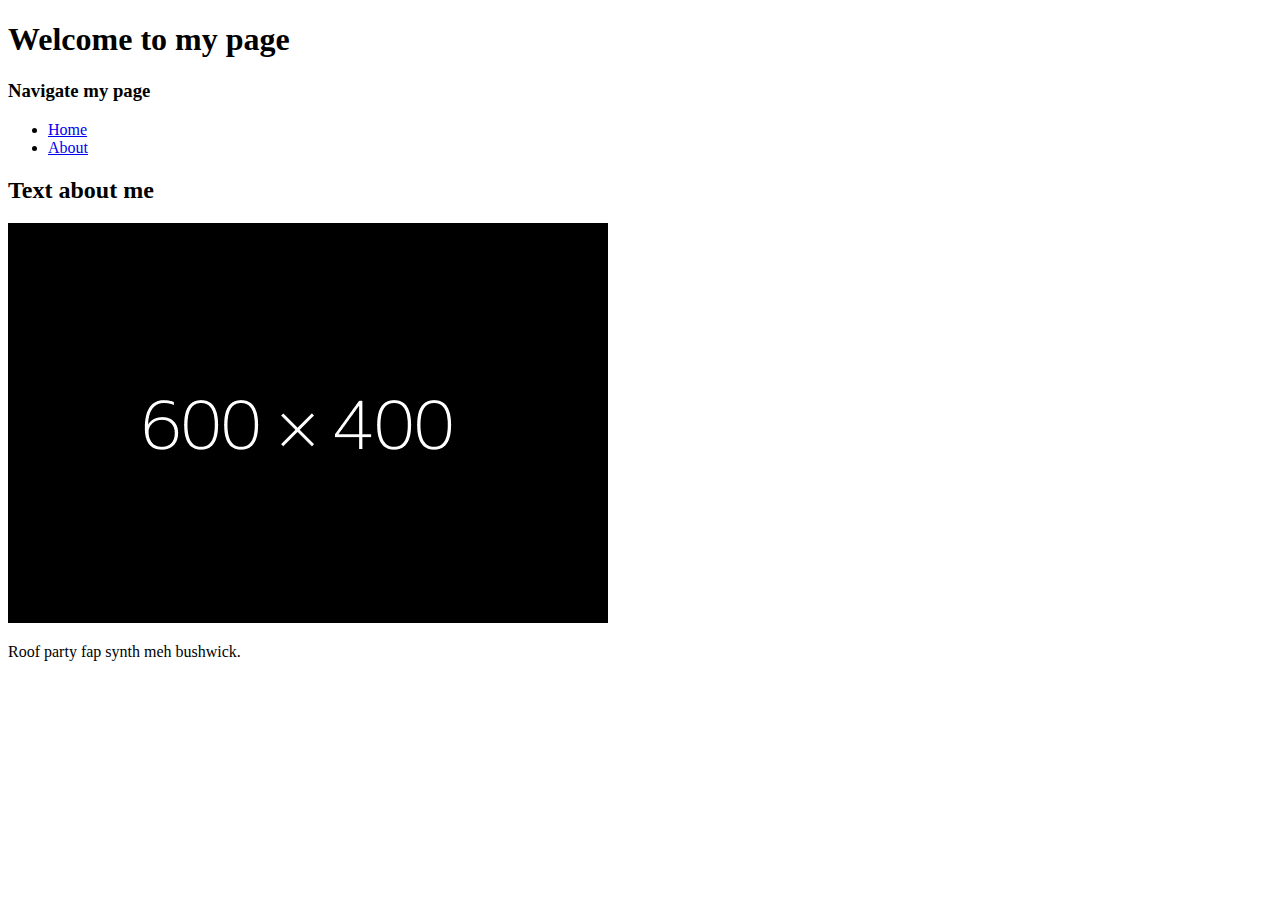
<file: exercise-a/index.html>
<!DOCTYPE html>
<html>
  <head>
    <meta charset="utf-8" />
    <title></title>
  </head>
  <body>
    <div>
      <div>
        <h1>Welcome to my page</h1>
      </div>
      <div>
        <div>
          <h3>Navigate my page</h3>
          <ul>
            <li><a href="/index.html">Home</a></li>
            <li><a href="/about.html">About</a></li>
          </ul>
        </div>
        <div>
          <h2>Text about me</h2>
          <img src="./demo.png" />
          <p>
            Roof party fap synth meh bushwick.
          </p>
        </div>
      </div>
    </div>
  </body>
</html>
</file>
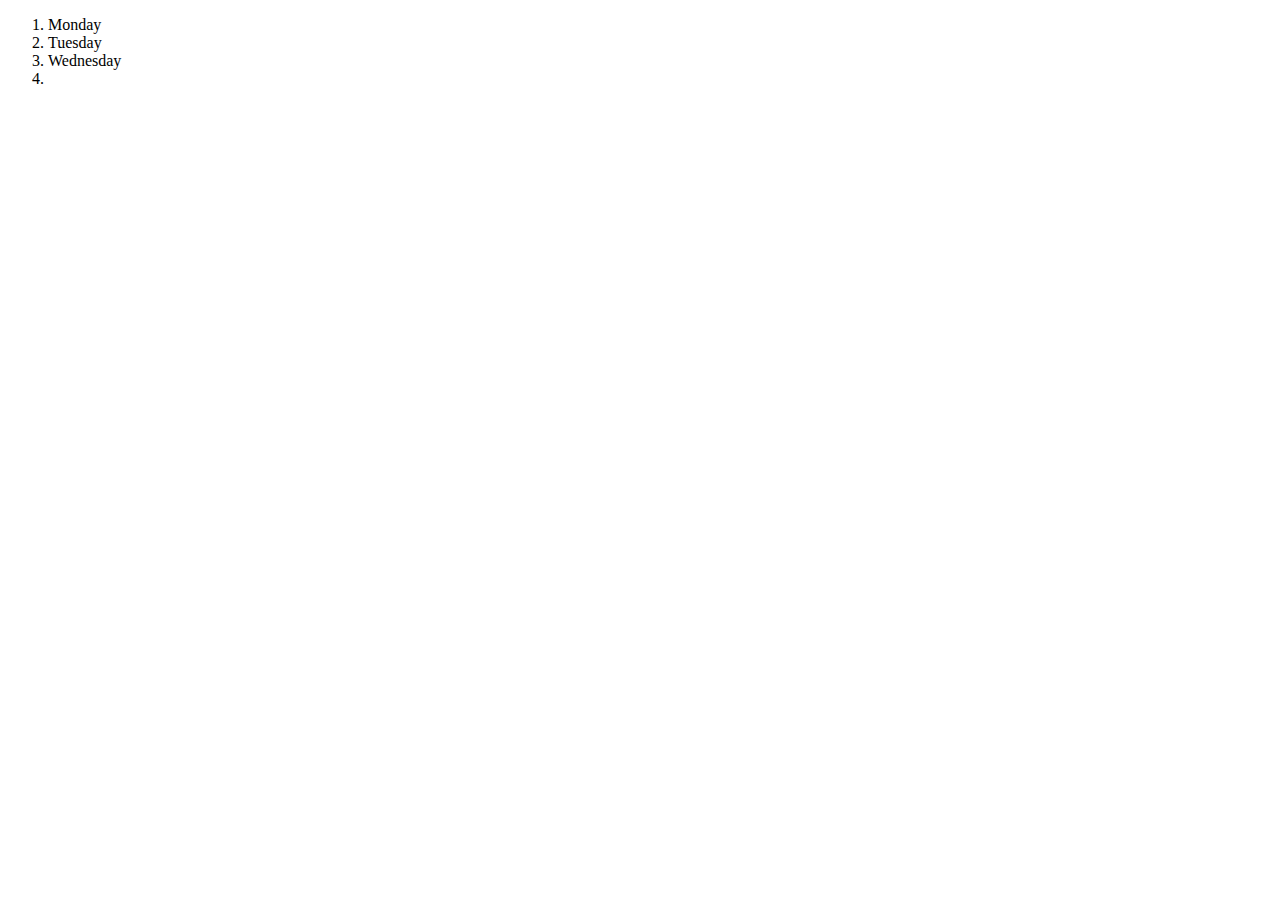
<file: exercise-b/index.html>
<!DOCTYPE html>
<html>
  <head>
    <meta charset="utf-8" />
    <title>Exercise B</title>
  </head>
  <body>
    <ol>
      <li>Monday</li>
      <li>Tuesday</li>
      <li>Wednesday</li>
      <li></li>
    </ol>
  </body>
</html>
</file>
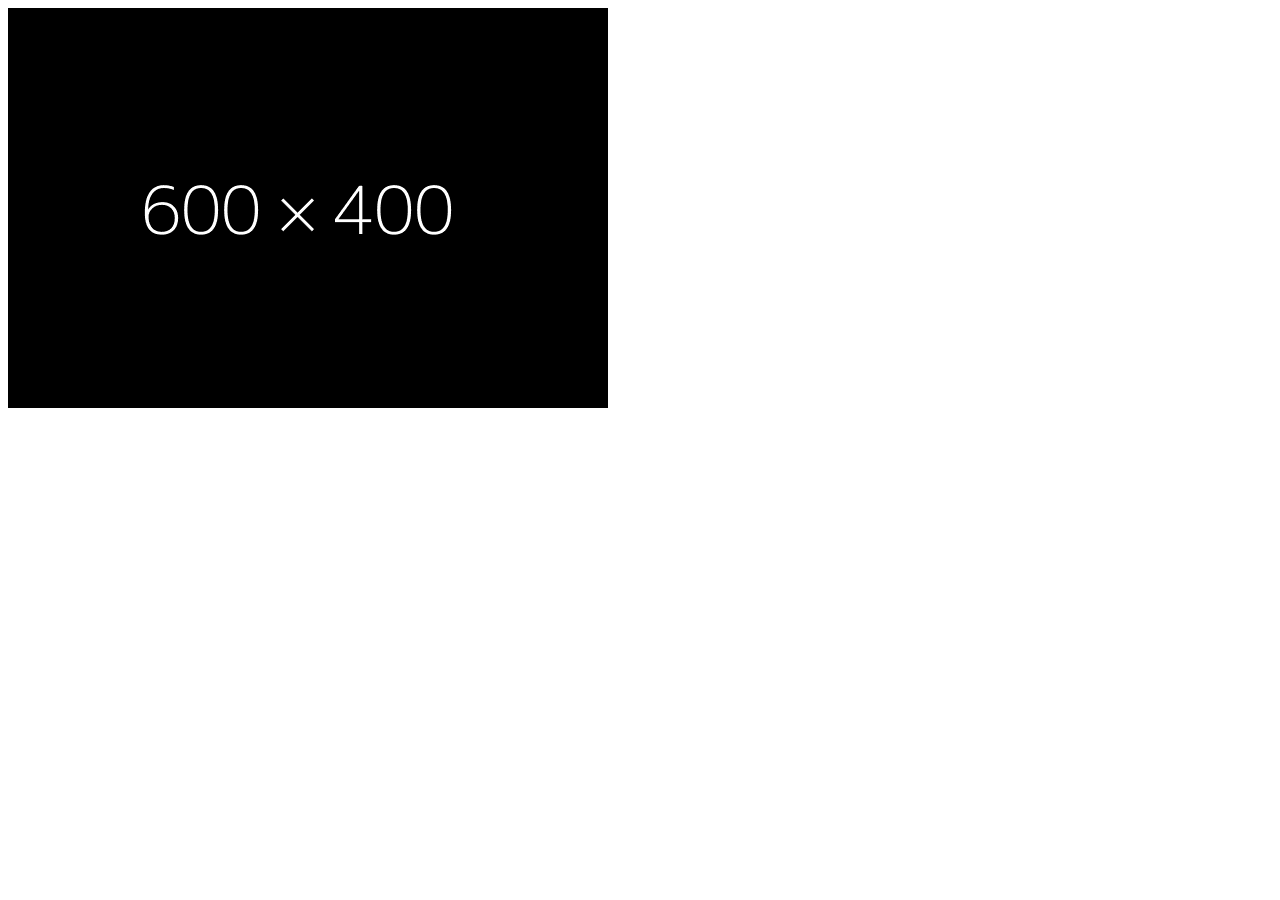
<file: exercise-c/index.html>
<!DOCTYPE html>
<html lang="en">
  <head>
    <meta charset="UTF-8" />
    <title>Exercise C</title>
  </head>
  <body>
    <a href="./about.html">
      <img src="./demo.png" />
    </a>
  </body>
</html>
</file>
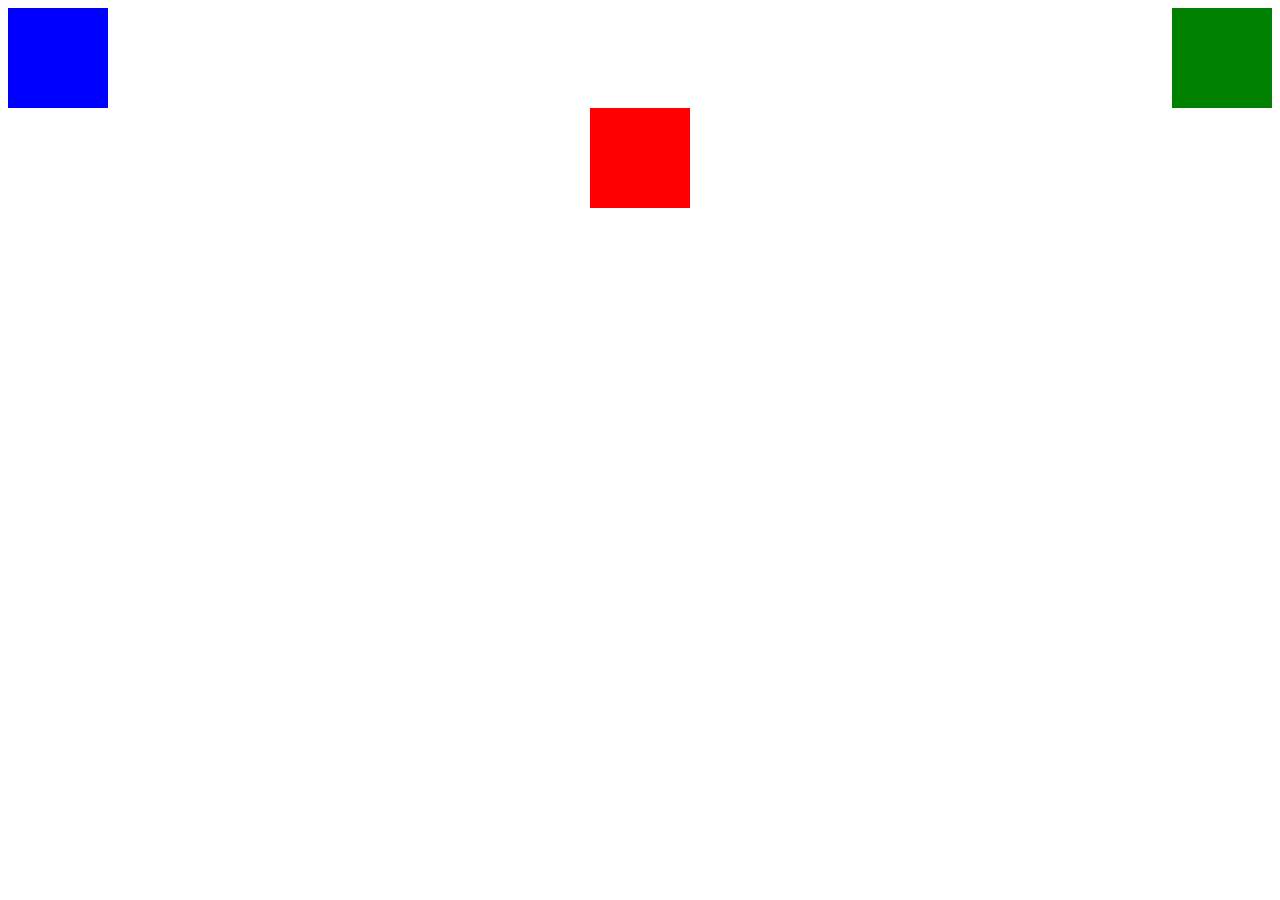
<file: exercise-d/index.html>
<!DOCTYPE html>
<html lang="en">
  <head>
    <meta charset="UTF-8" />
    <title>Exercise D</title>
  </head>
  <body>
    <style>
      div {
        width: 100px;
        height: 100px;
      }
      .red-block {
        background-color: red;
        margin: 0 auto;
      }
      .green-block {
        background-color: green;
        float: right;
      }
      .blue-block {
        background-color: blue;
      }
    </style>
    <div class="green-block"></div>
    <div class="blue-block"></div>
    <div class="red-block"></div>
  </body>
</html>
</file>
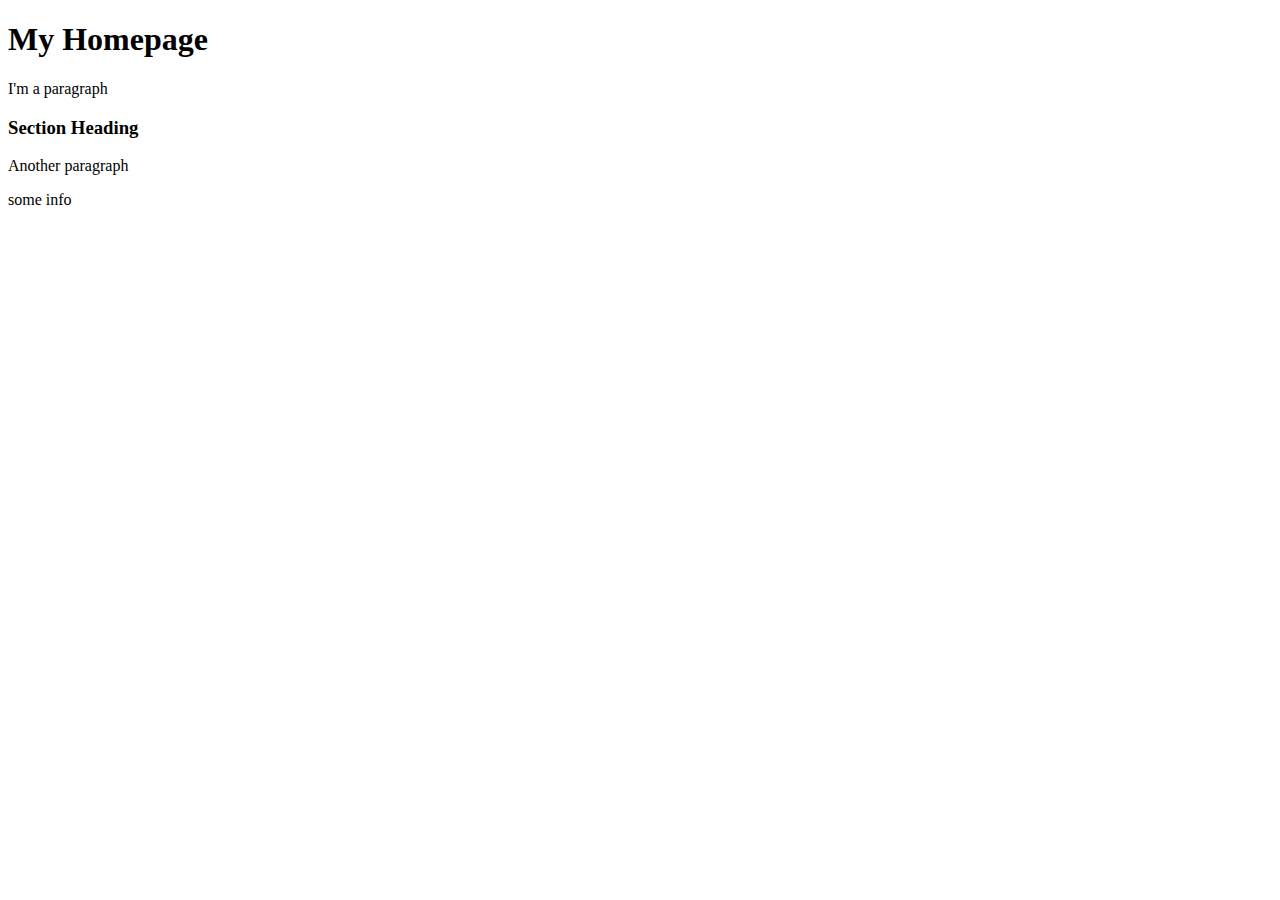
<file: exercise-h/index.html>
<!DOCTYPE html>
<html>
  <head>
    <meta charset="utf-8" />
    <title>Sample Page</title>
  </head>
  <body>
    <h1>My Homepage</h1>
    <div class="content-section">
      <p>
        I'm a paragraph
      </p>
    </div>
    <div class="content-section">
      <h3>Section Heading</h3>
      <p>
        Another paragraph
      </p>
      <div id="info-field">
        <p>
          some info
        </p>
      </div>
    </div>
    <script>
      console.log(
        document.getElementById('info-field').getElementsByTagName('p')[0]
      );
    </script>
  </body>
</html>
</file>
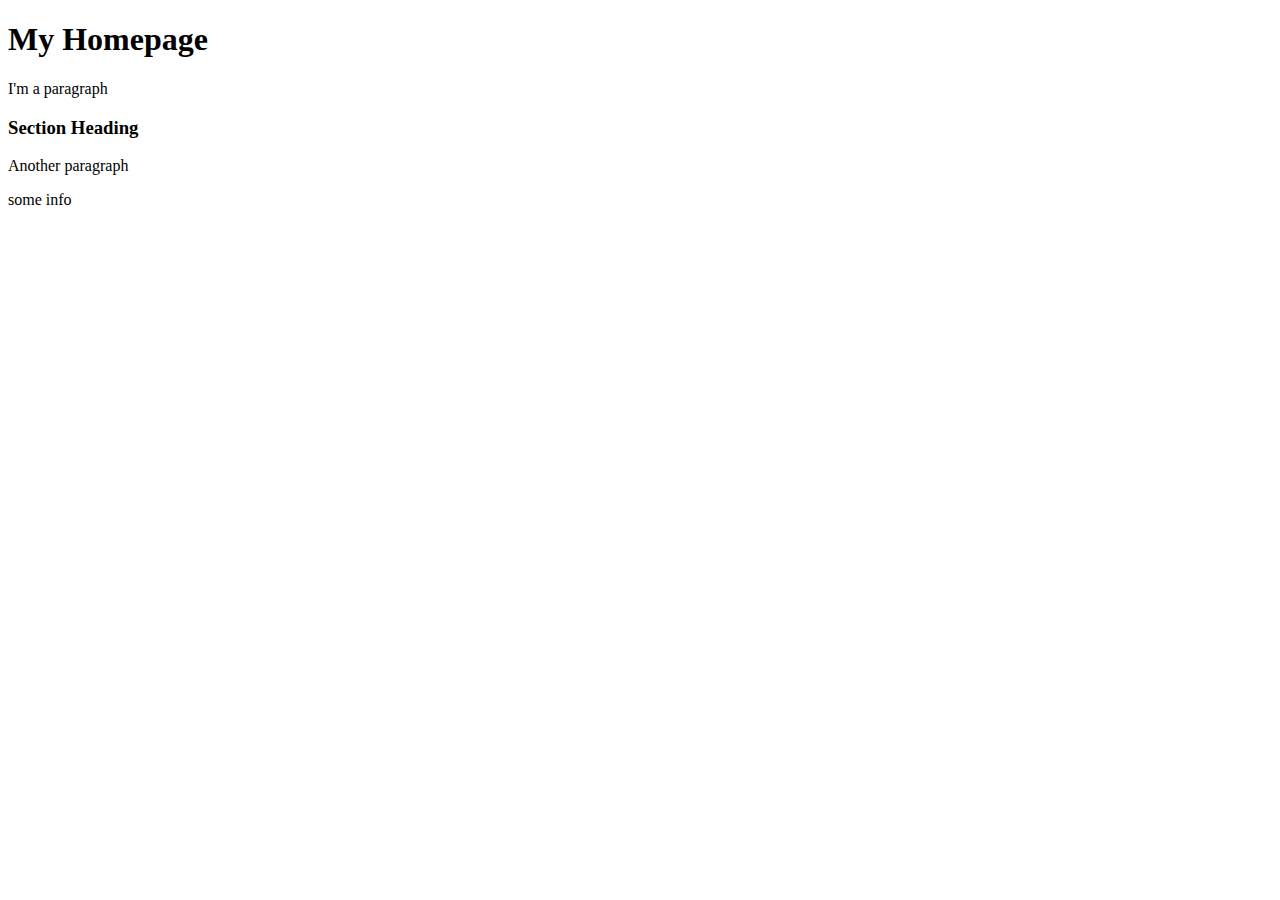
<file: exercise-i/index.html>
<!DOCTYPE html>
<html>
  <head>
    <meta charset="utf-8" />
    <title>Sample Page</title>
  </head>
  <body>
    <h1>My Homepage</h1>
    <div class="content-section">
      <p>
        I'm a paragraph
      </p>
    </div>
    <div class="content-section">
      <h3>Section Heading</h3>
      <p>
        Another paragraph
      </p>
      <div id="info-field">
        <p>
          some info
        </p>
      </div>
    </div>
    <script src="solution.js"></script>
  </body>
</html>
</file>
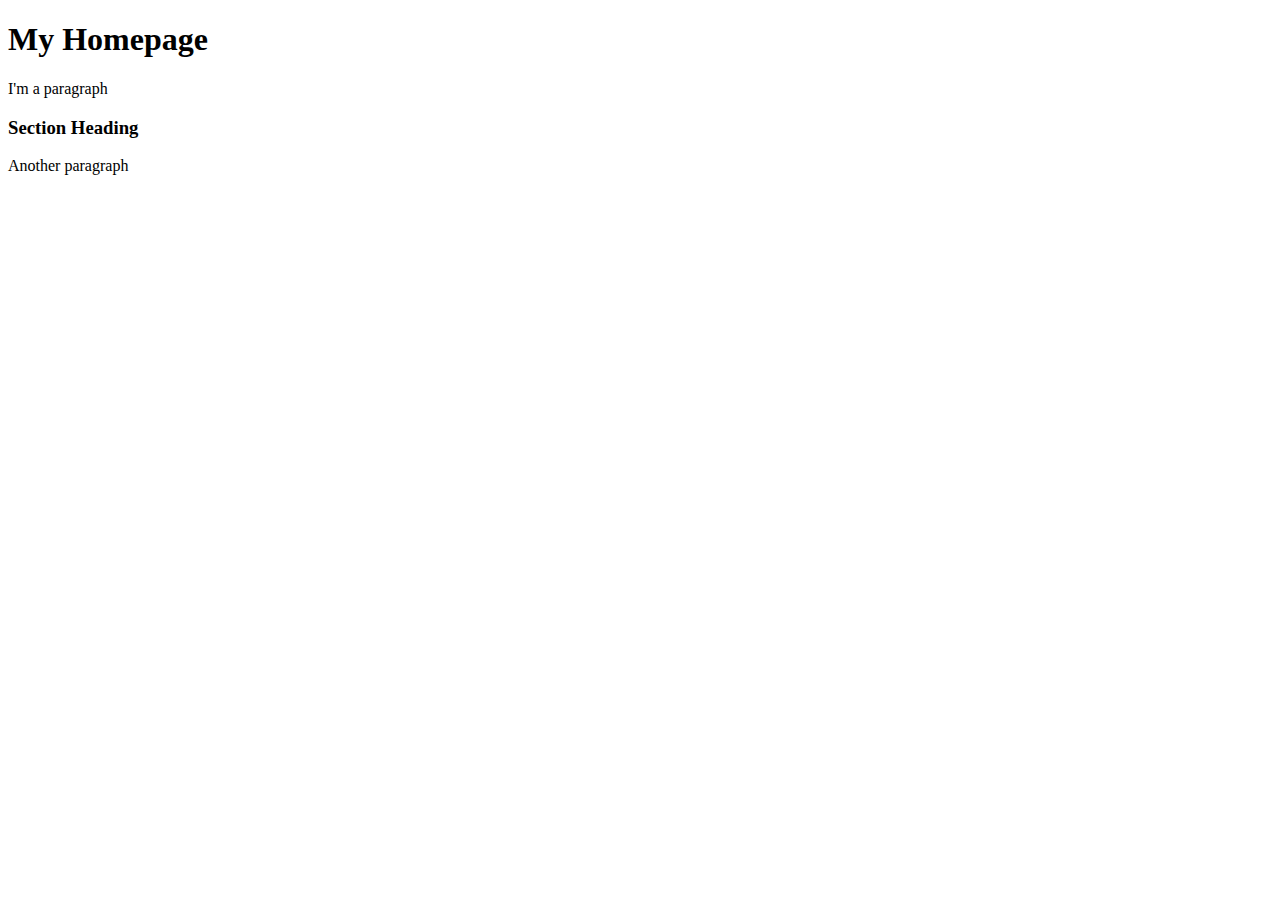
<file: exercise-j/index.html>
<!DOCTYPE html>
<html>
  <head>
    <meta charset="utf-8" />
    <title>Sample Page</title>
  </head>
  <body id="body">
    <h1>My Homepage</h1>
    <div class="content-section">
      <p>
        I'm a paragraph
      </p>
    </div>
    <div class="content-section">
      <h3>Section Heading</h3>
      <p>
        Another paragraph
      </p>
      <div id="info-field">
        <p>
          some info
        </p>
        <p>
          some random text
        </p>
      </div>
    </div>
    <script src="solution_demo.js"></script>
  </body>
</html>
</file>
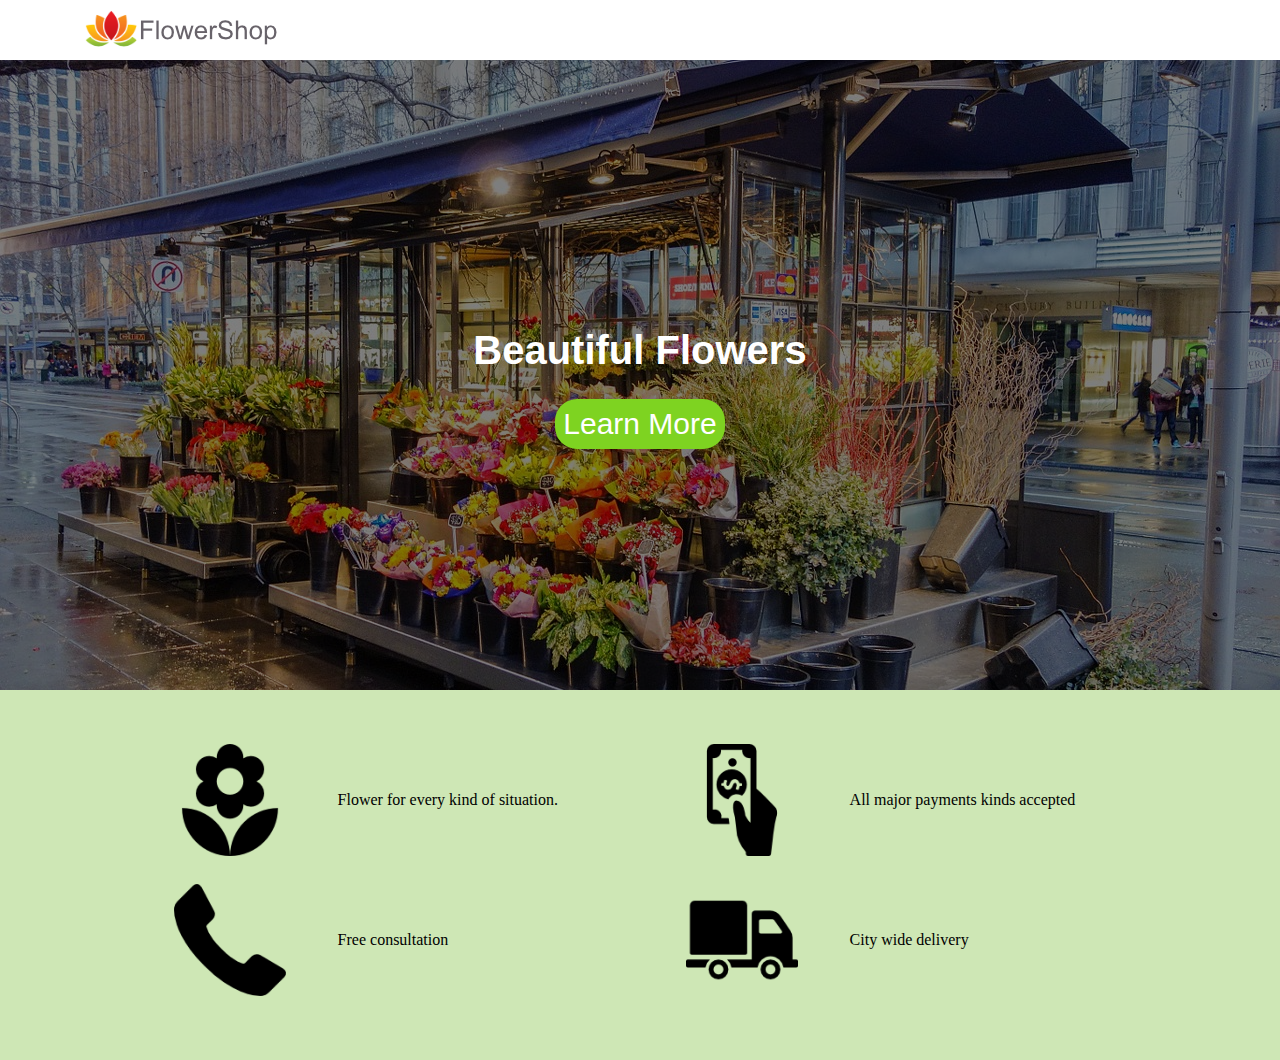
<file: ptcb-flowershop-js/index.html>
<!DOCTYPE html>
<html>
  <head>
    <meta charset="utf-8" />
    <title>FlowerShop</title>
    <meta name="viewport" content="width=device-width, initial-scale=1" />
    <link rel="stylesheet" href="stylesheet.css" />
  </head>
  <body>
    <header>
      <img src="assets/logo.png" />
    </header>
    <section class="hero">
      <div class="overlay" id="banner-overlay"></div>
      <div class="heading">
        <h1 id="title">Beautiful Flowers</h1>
        <button id="learn-more">Learn More</button>
      </div>
    </section>
    <section class="icons">
      <div class="icon">
        <img src="assets/flower-icon.png" class="icon-imgs" />
        <p>
          Flower for every kind of situation.
        </p>
      </div>
      <div class="icon">
        <img src="assets/payment-icon.png" class="icon-imgs" />
        <p>
          All major payments kinds accepted
        </p>
      </div>
      <div class="icon">
        <img src="assets/phone-icon.png" class="icon-imgs" />
        <p>
          Free consultation
        </p>
      </div>
      <div class="icon">
        <img src="assets/truck-icon.png" class="icon-imgs" />
        <p>
          City wide delivery
        </p>
      </div>
    </section>
    <script type="text/javascript" src="solution.js"></script>
  </body>
</html>
</file>
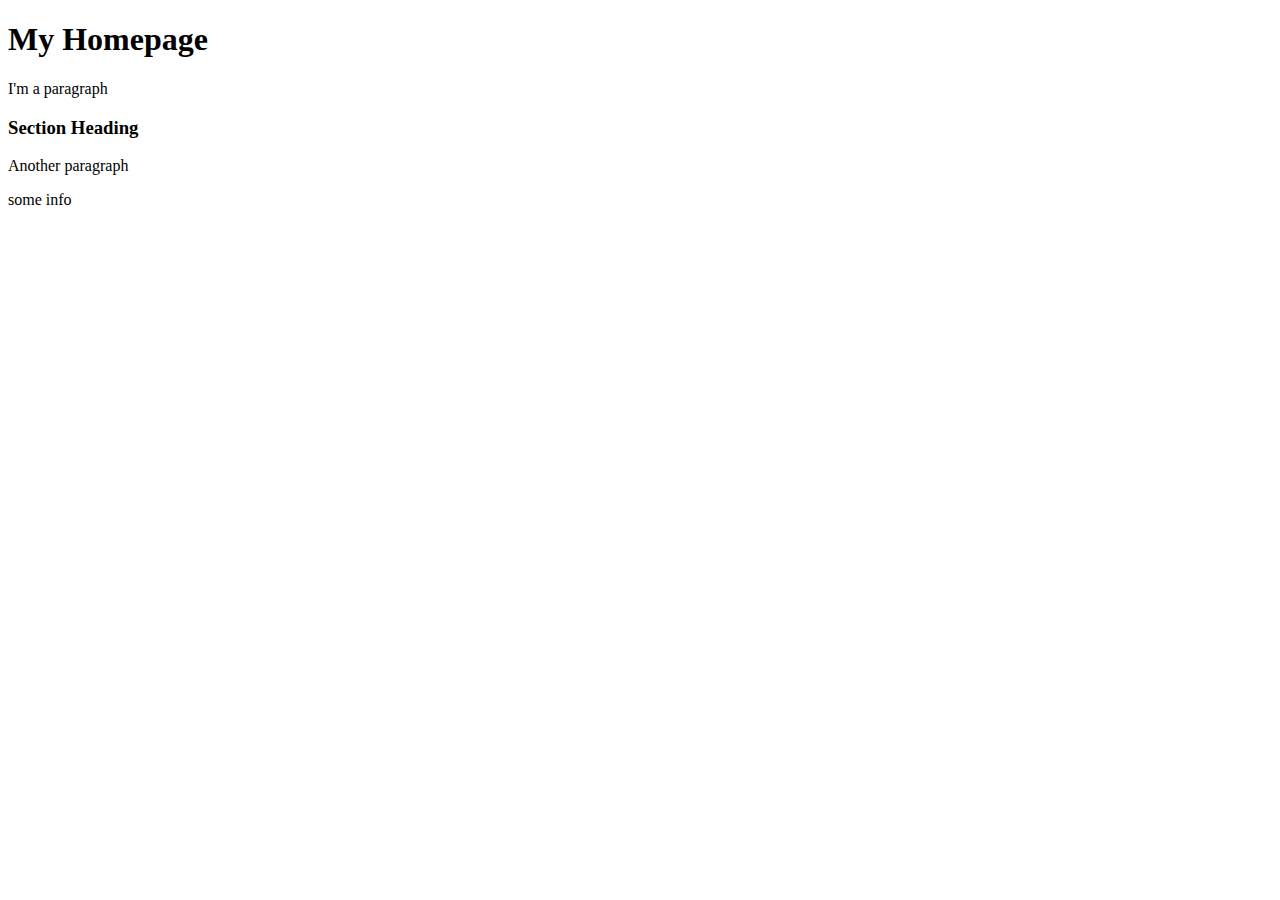
<file: demo/dom/index.html>
<!DOCTYPE html>
<html>
  <head>
    <meta charset="utf-8" />
    <title>Sample Page</title>
  </head>
  <body>
    <h1>My Homepage</h1>
    <div class="content-section">
      <p>
        I'm a paragraph
      </p>
    </div>
    <div class="content-section">
      <h3>Section Heading</h3>
      <p>
        Another paragraph
      </p>
      <div id="info-field">
        <p>
          some info
        </p>
      </div>
    </div>
    <script>
      document.getElementById('info-field'); //returns <div id="info-field"><p>some info</p></div>
      document.getElementsByClassName('content-section'); //returns <div class="content-section">...</div>,                                                                         <div class="content-section">...</div>
      document.getElementsByTagName('h3'); //returns <h3>Section Heading</h3>
    </script>
  </body>
</html>
</file>
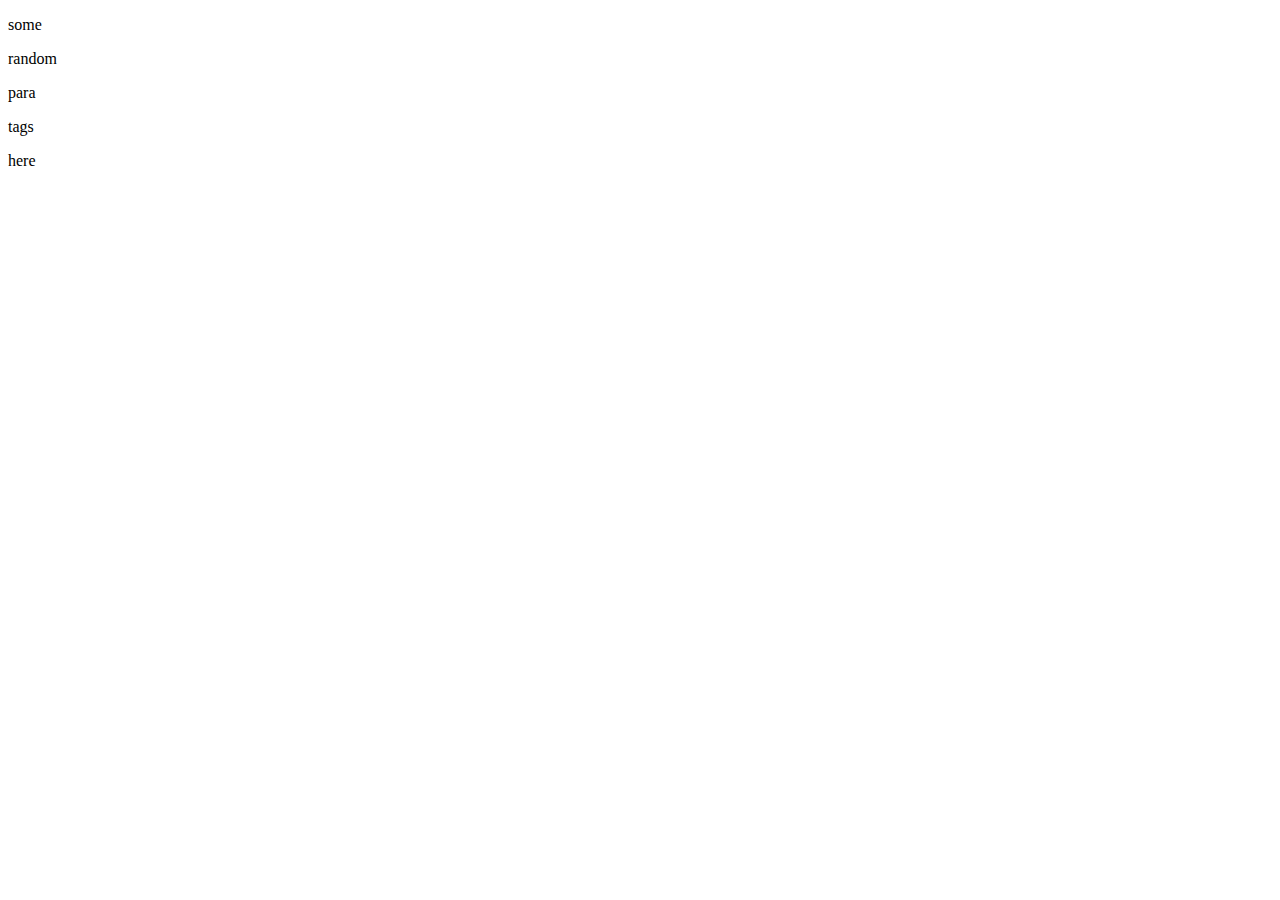
<file: demo/events/index.html>
<!DOCTYPE html>
<html lang="en">
  <head>
    <meta charset="UTF-8" />
    <meta name="viewport" content="width=device-width, initial-scale=1.0" />
    <meta http-equiv="X-UA-Compatible" content="ie=edge" />
    <title>demo</title>
  </head>
  <body>
    <p>some</p>
    <p>random</p>
    <p>para</p>
    <p>tags</p>
    <p>here</p>
    <script>
      var para = document.getElementsByTagName('p');
      for (var i = 0; i < para.length; i++) {
        para[i].addEventListener('click', function(e) {
          console.log('I was clicked' + e.target.innerText);
        });
      }
    </script>
  </body>
</html>
</file>
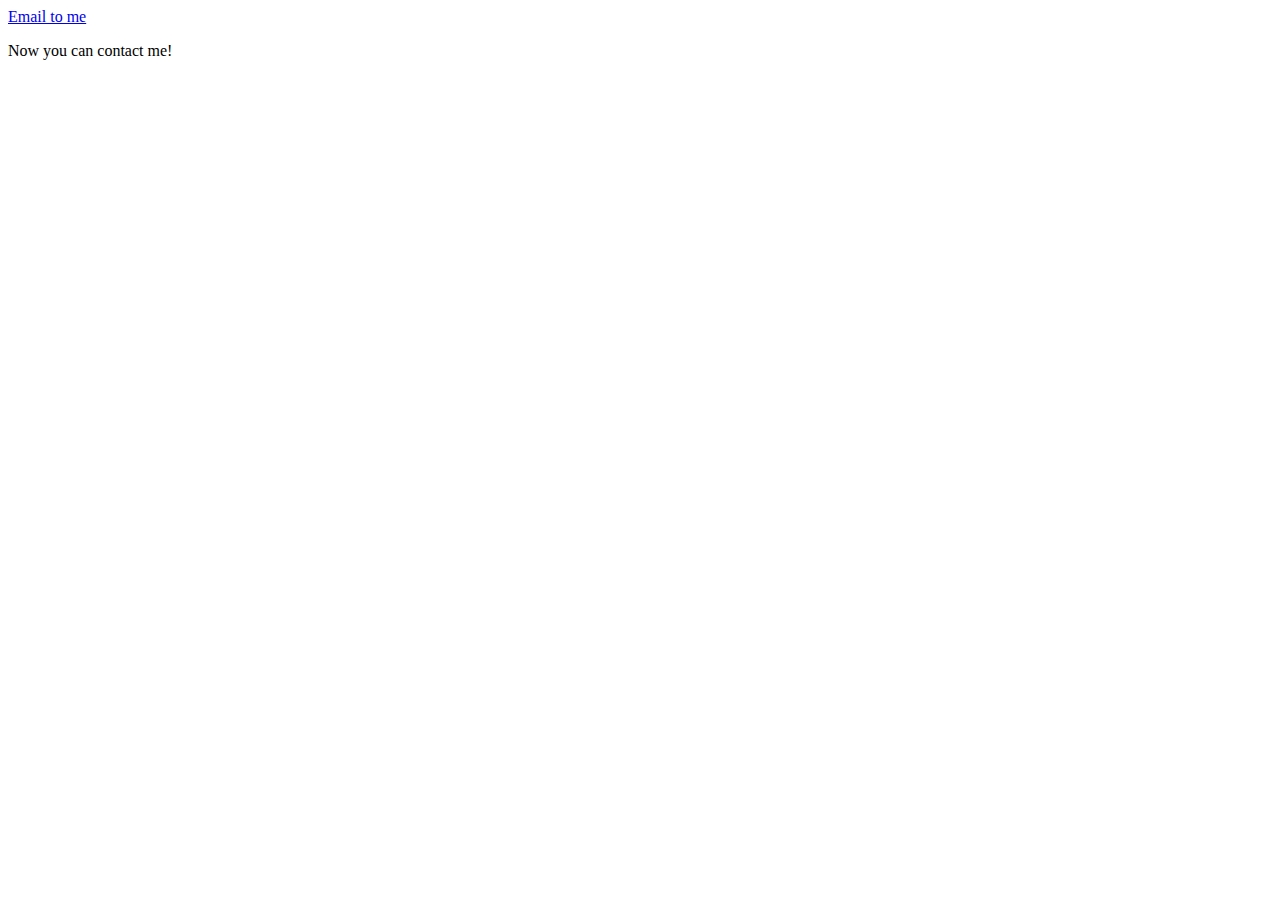
<file: exercise-c/about.html>
<!DOCTYPE html>
<html lang="en">
  <head>
    <meta charset="UTF-8" />
    <title>About page</title>
  </head>
  <body>
    <a href="mailto:some@email.com">Email to me</a>
    <p>Now you can contact me!</p>
  </body>
</html>
</file>
<file: ptcb-flowershop-js/stylesheet.css>
body {
  padding: 0;
  margin: 0;
}

header {
  width: 100%;
  height: 60px;
  background-color: #ffffff;
}

header img {
  height: 100%;
  /* padding-top: 10px; */
  padding-left: 80px;
}

.hero {
  background-image: url('./assets/flowershop.jpg');
  height: 70vh;
  position: relative;
  display: flex;
  justify-content: center;
  align-items: center;
}

.overlay {
  width: 100%;
  height: 100%;
  background-color: #000000;
  opacity: 0.5;
  position: absolute;
}

.heading {
  z-index: 5;
  font-family: sans-serif;
  width: 400px;
  display: flex;
  justify-content: center;
  align-items: center;
  flex-wrap: wrap;
}

.heading h1 {
  color: #ffffff;
  font-size: 40px;
}

.heading button {
  color: #ffffff;
  font-size: 30px;
  height: 50px;
  width: 170px;
  border: none;
  background: #7ed321;
  border-radius: 22px;
}

.icons {
  background-color: #cee7b5;
  display: flex;
  justify-content: center;
  align-items: center;
  flex-wrap: wrap;
  padding-top: 40px;
  padding-bottom: 50px;
}

.icon {
  width: 40%;
  height: 140px;
  display: flex;
  justify-content: center;
  align-items: center;
}

.icon img {
  height: 80%;
}

.icon p {
  width: 50%;
  padding-left: 10%;
}

@media only screen and (max-width: 700px) {
  .icon {
    width: 70vw;
    flex-direction: column;
    height: 300px;
  }

  .icon img {
    height: 120px;
  }

  .icon p {
    font-size: 22px;
    width: 60vw;
    text-align: center;
    padding-left: 0;
  }
}
</file>
